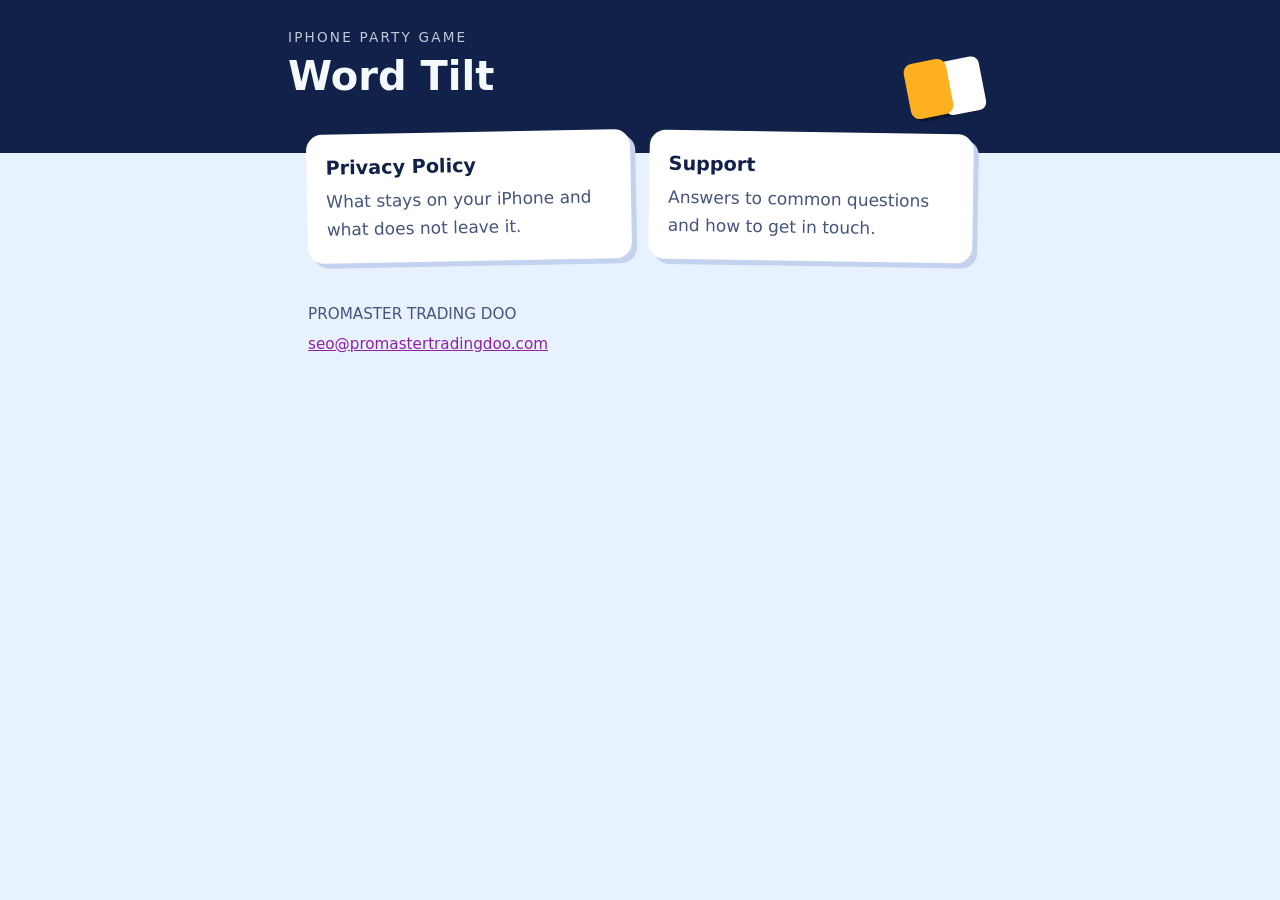
<file: index.html>
<!doctype html>
<html lang="en">
<head>
<meta charset="utf-8">
<meta name="viewport" content="width=device-width, initial-scale=1">
<title>Word Tilt</title>
<meta name="description" content="Privacy Policy and Support for the Word Tilt iPhone app.">
<link rel="icon" href="data:image/svg+xml,%3Csvg xmlns='http://www.w3.org/2000/svg' viewBox='0 0 32 32'%3E%3Crect width='32' height='32' rx='7' fill='%23a92fc0'/%3E%3Crect x='6' y='8' width='11' height='15' rx='2' fill='%23ffb020' transform='rotate(-11 11 15)'/%3E%3Crect x='15' y='9' width='11' height='15' rx='2' fill='%23fff' transform='rotate(9 20 16)'/%3E%3C/svg%3E">
<link rel="stylesheet" href="assets/icestage.css">
</head>
<body>
<header class="stage">
<div class="stage-in">
<p class="kicker">iPhone party game</p>
<h1>Word Tilt</h1>
</div>
</header>
<main id="text">
<div class="picks">
<a class="pick" href="pp/"><b>Privacy Policy</b><span>What stays on your iPhone and what does not leave it.</span></a>
<a class="pick" href="contact/"><b>Support</b><span>Answers to common questions and how to get in touch.</span></a>
</div>
</main>
<footer class="foot">
<p>PROMASTER TRADING DOO</p>
<p><a href="mailto:seo@promastertradingdoo.com">seo@promastertradingdoo.com</a></p>
</footer>
</body>
</html>
</file>
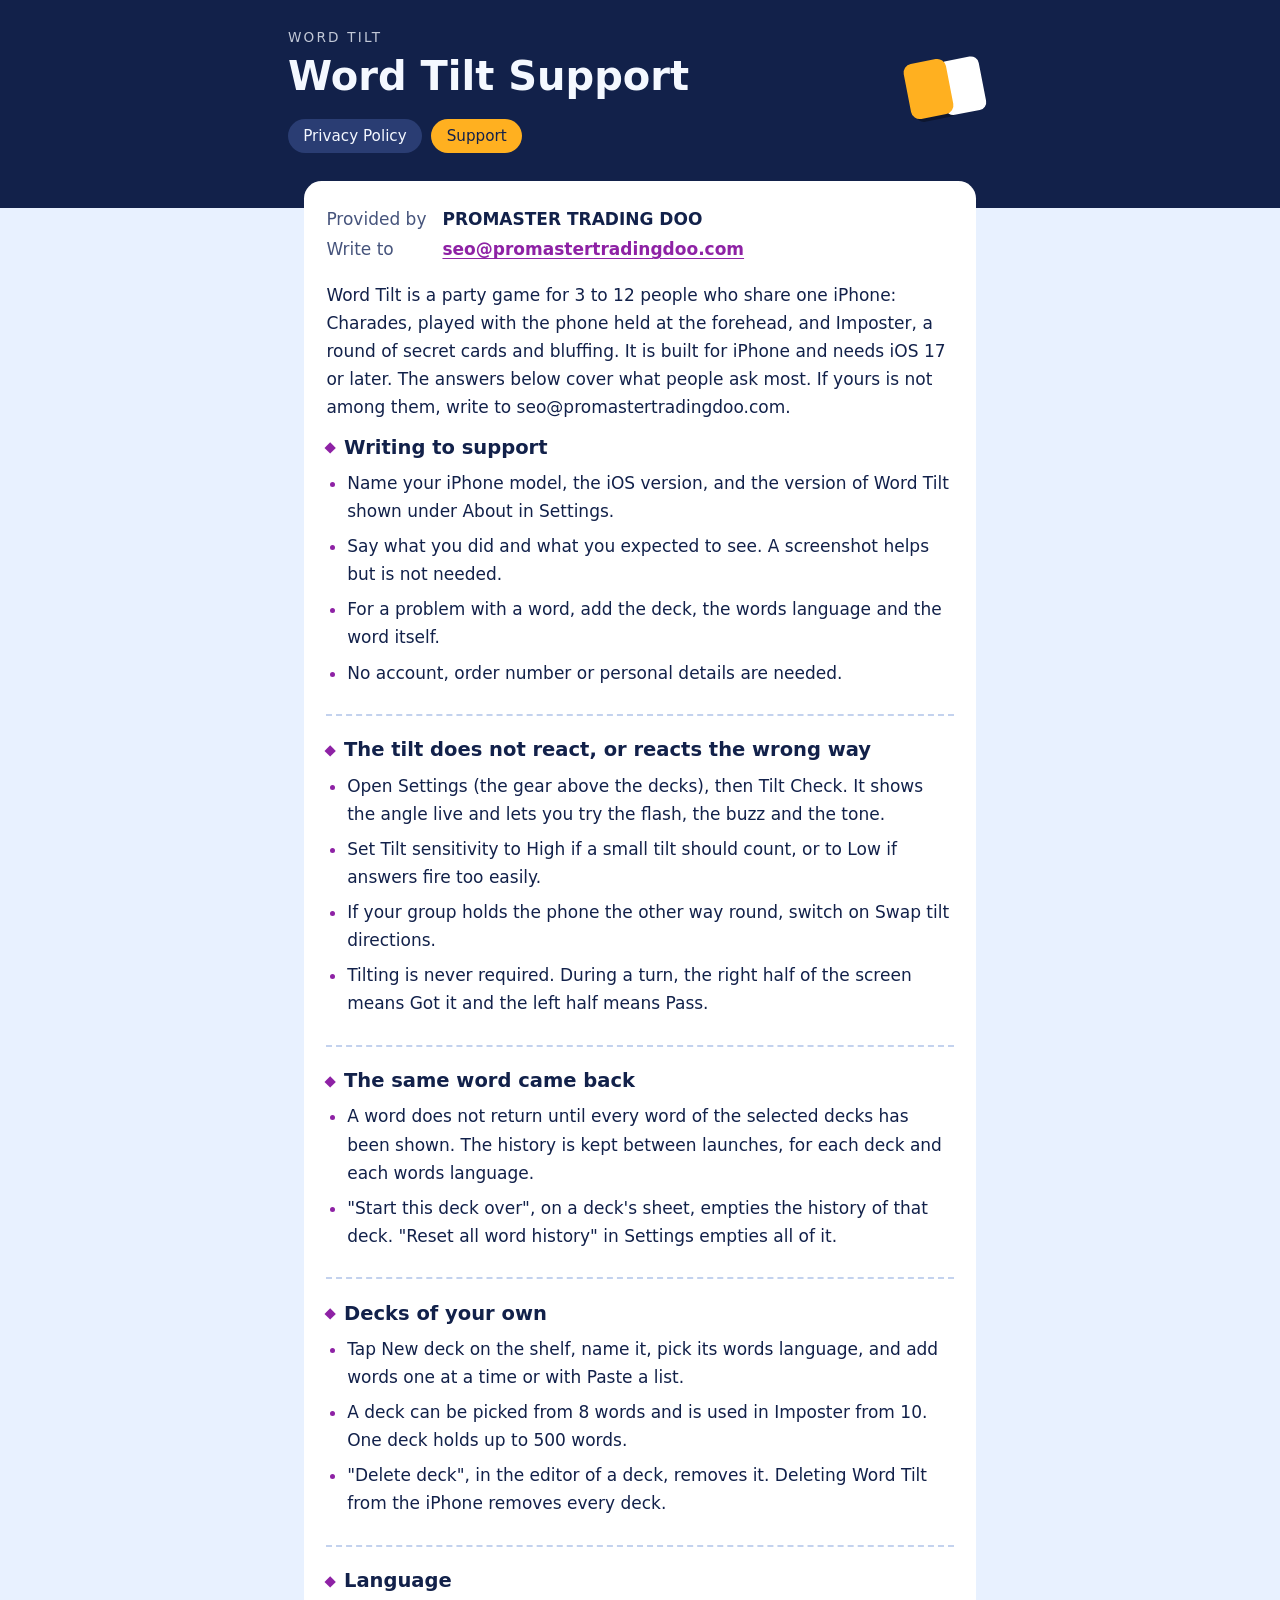
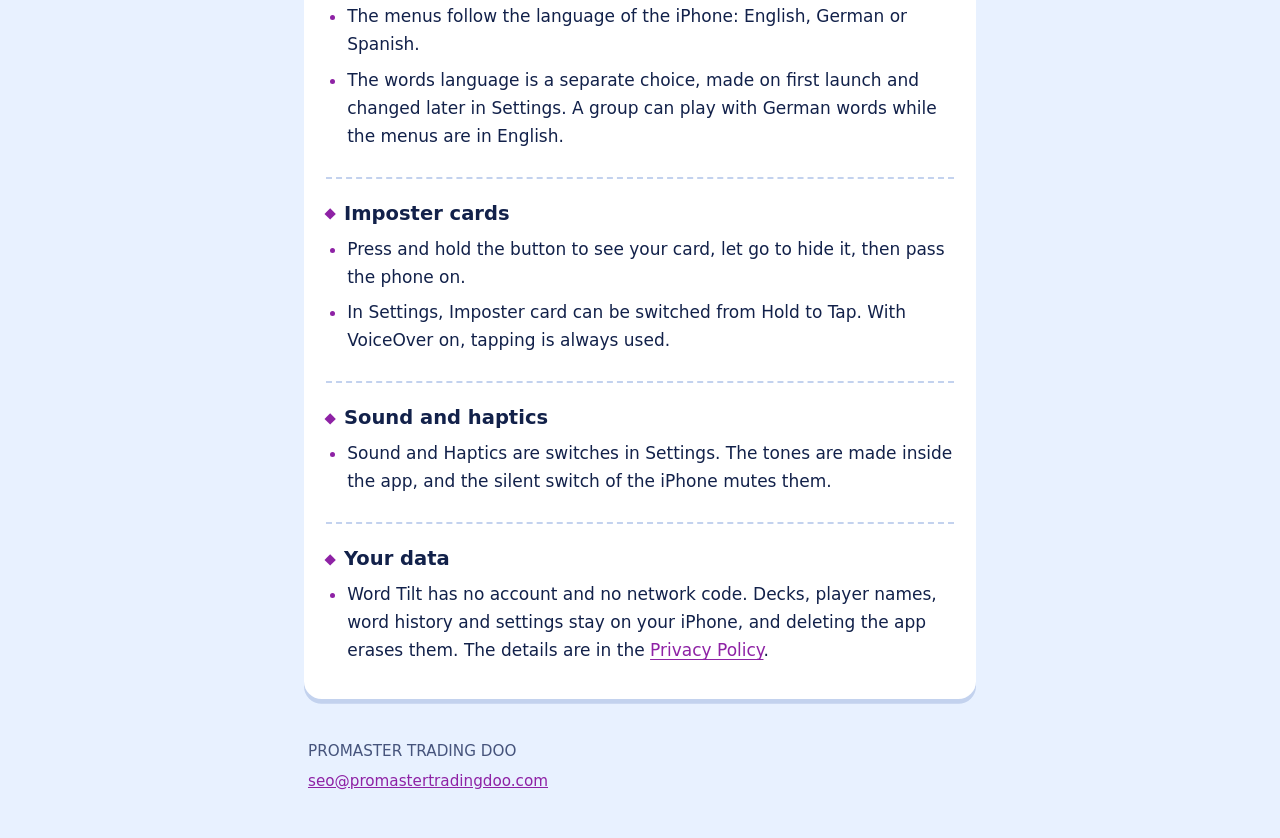
<file: contact/index.html>
<!doctype html>
<html lang="en">
<head>
<meta charset="utf-8">
<meta name="viewport" content="width=device-width, initial-scale=1">
<title>Word Tilt Support</title>
<meta name="description" content="Support for Word Tilt: common questions and how to get in touch.">
<link rel="icon" href="data:image/svg+xml,%3Csvg xmlns='http://www.w3.org/2000/svg' viewBox='0 0 32 32'%3E%3Crect width='32' height='32' rx='7' fill='%23a92fc0'/%3E%3Crect x='6' y='8' width='11' height='15' rx='2' fill='%23ffb020' transform='rotate(-11 11 15)'/%3E%3Crect x='15' y='9' width='11' height='15' rx='2' fill='%23fff' transform='rotate(9 20 16)'/%3E%3C/svg%3E">
<link rel="stylesheet" href="../assets/icestage.css">
</head>
<body>
<a class="skip" href="#text">Skip to the text</a>
<header class="stage">
<div class="stage-in">
<p class="kicker">Word Tilt</p>
<h1>Word Tilt Support</h1>
<ul class="hop">
<li><a href="../pp/">Privacy Policy</a></li>
<li><a href="../contact/" aria-current="page">Support</a></li>
</ul>
</div>
</header>
<main id="text">
<div class="sheet">
<dl class="facts">
<dt>Provided by</dt><dd>PROMASTER TRADING DOO</dd>
<dt>Write to</dt><dd><a href="mailto:seo@promastertradingdoo.com">seo@promastertradingdoo.com</a></dd>
</dl>
<p>Word Tilt is a party game for 3 to 12 people who share one iPhone: Charades, played with the phone held at the forehead, and Imposter, a round of secret cards and bluffing. It is built for iPhone and needs iOS 17 or later. The answers below cover what people ask most. If yours is not among them, write to seo@promastertradingdoo.com.</p>
<section id="writing-to-support">
<h2>Writing to support</h2>
<ul>
<li>Name your iPhone model, the iOS version, and the version of Word Tilt shown under About in Settings.</li>
<li>Say what you did and what you expected to see. A screenshot helps but is not needed.</li>
<li>For a problem with a word, add the deck, the words language and the word itself.</li>
<li>No account, order number or personal details are needed.</li>
</ul>
</section>
<section id="the-tilt-does-not-react-or-reacts-the-wrong-way">
<h2>The tilt does not react, or reacts the wrong way</h2>
<ul>
<li>Open Settings (the gear above the decks), then Tilt Check. It shows the angle live and lets you try the flash, the buzz and the tone.</li>
<li>Set Tilt sensitivity to High if a small tilt should count, or to Low if answers fire too easily.</li>
<li>If your group holds the phone the other way round, switch on Swap tilt directions.</li>
<li>Tilting is never required. During a turn, the right half of the screen means Got it and the left half means Pass.</li>
</ul>
</section>
<section id="the-same-word-came-back">
<h2>The same word came back</h2>
<ul>
<li>A word does not return until every word of the selected decks has been shown. The history is kept between launches, for each deck and each words language.</li>
<li>"Start this deck over", on a deck's sheet, empties the history of that deck. "Reset all word history" in Settings empties all of it.</li>
</ul>
</section>
<section id="decks-of-your-own">
<h2>Decks of your own</h2>
<ul>
<li>Tap New deck on the shelf, name it, pick its words language, and add words one at a time or with Paste a list.</li>
<li>A deck can be picked from 8 words and is used in Imposter from 10. One deck holds up to 500 words.</li>
<li>"Delete deck", in the editor of a deck, removes it. Deleting Word Tilt from the iPhone removes every deck.</li>
</ul>
</section>
<section id="language">
<h2>Language</h2>
<ul>
<li>The menus follow the language of the iPhone: English, German or Spanish.</li>
<li>The words language is a separate choice, made on first launch and changed later in Settings. A group can play with German words while the menus are in English.</li>
</ul>
</section>
<section id="imposter-cards">
<h2>Imposter cards</h2>
<ul>
<li>Press and hold the button to see your card, let go to hide it, then pass the phone on.</li>
<li>In Settings, Imposter card can be switched from Hold to Tap. With VoiceOver on, tapping is always used.</li>
</ul>
</section>
<section id="sound-and-haptics">
<h2>Sound and haptics</h2>
<ul>
<li>Sound and Haptics are switches in Settings. The tones are made inside the app, and the silent switch of the iPhone mutes them.</li>
</ul>
</section>
<section id="your-data">
<h2>Your data</h2>
<ul>
<li>Word Tilt has no account and no network code. Decks, player names, word history and settings stay on your iPhone, and deleting the app erases them. The details are in the <a href="../pp/">Privacy Policy</a>.</li>
</ul>
</section>
</div>
</main>
<footer class="foot">
<p>PROMASTER TRADING DOO</p>
<p><a href="mailto:seo@promastertradingdoo.com">seo@promastertradingdoo.com</a></p>
</footer>
</body>
</html>
</file>
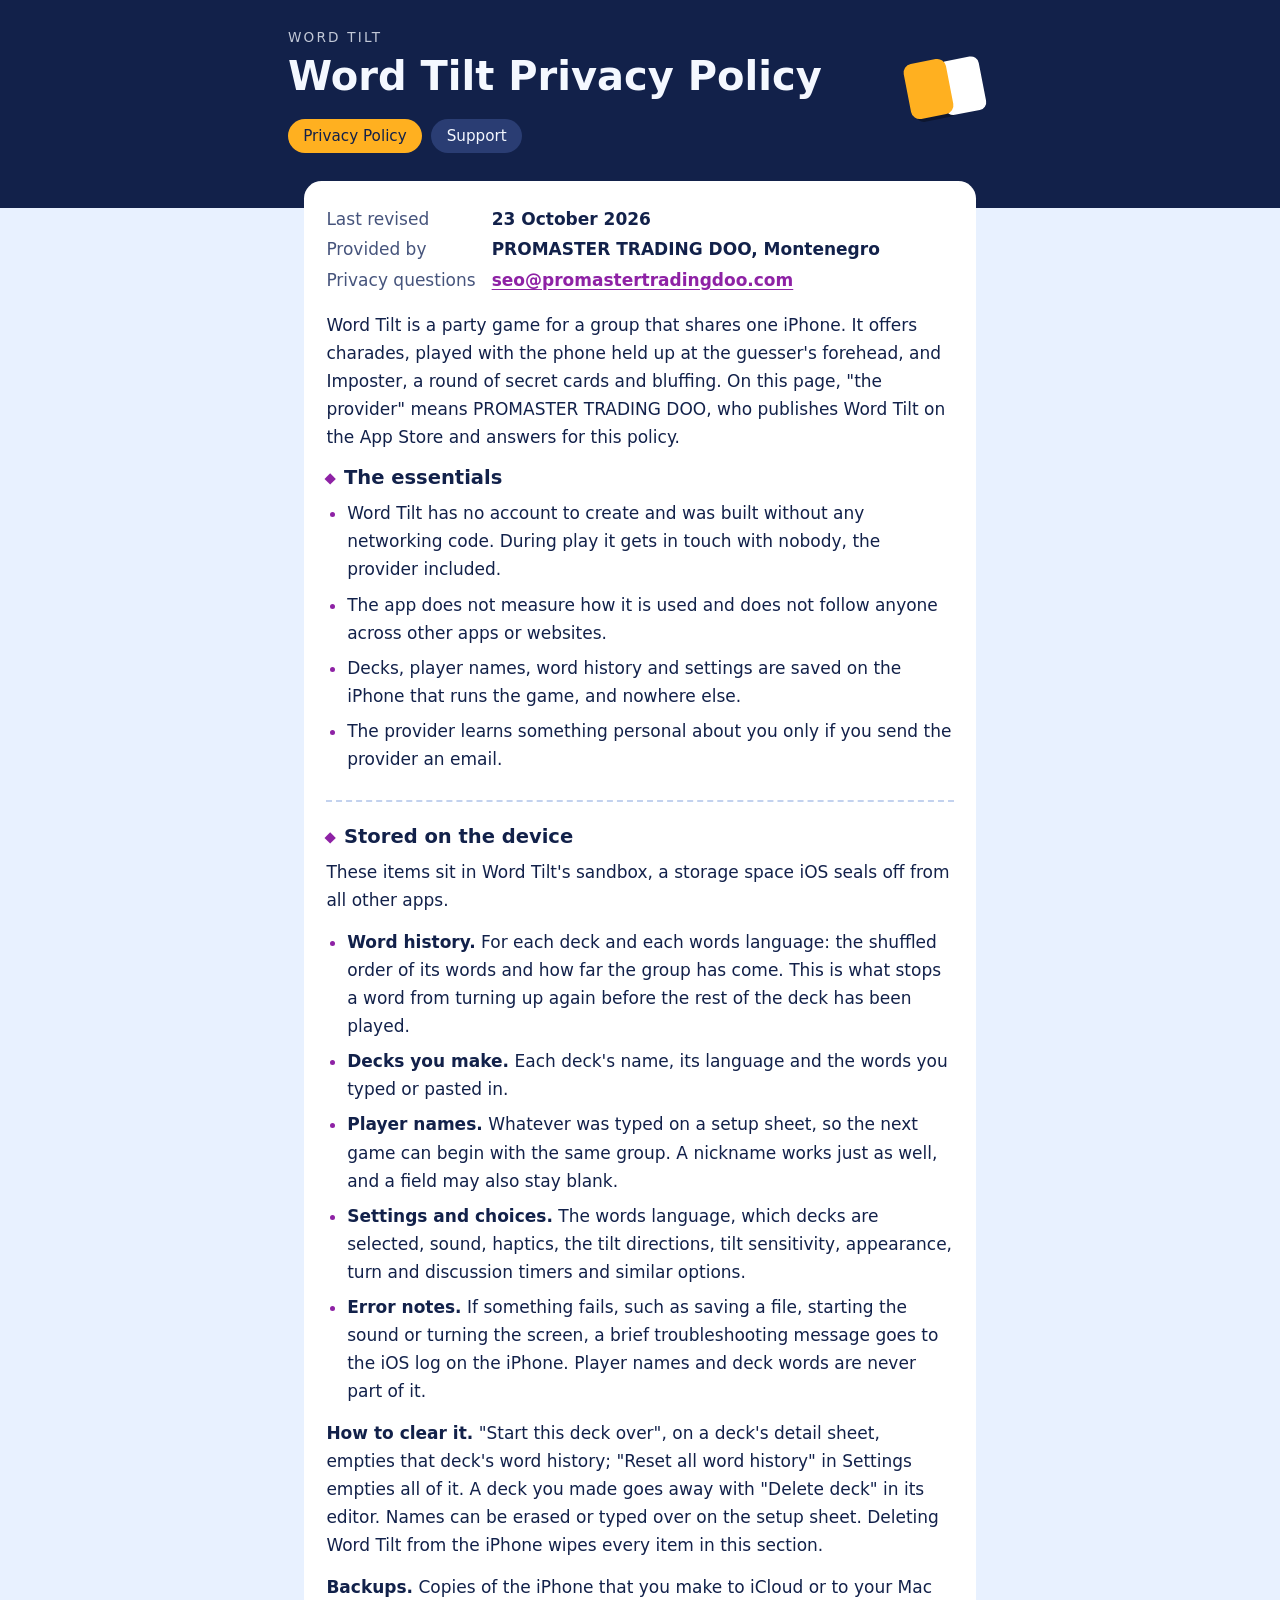
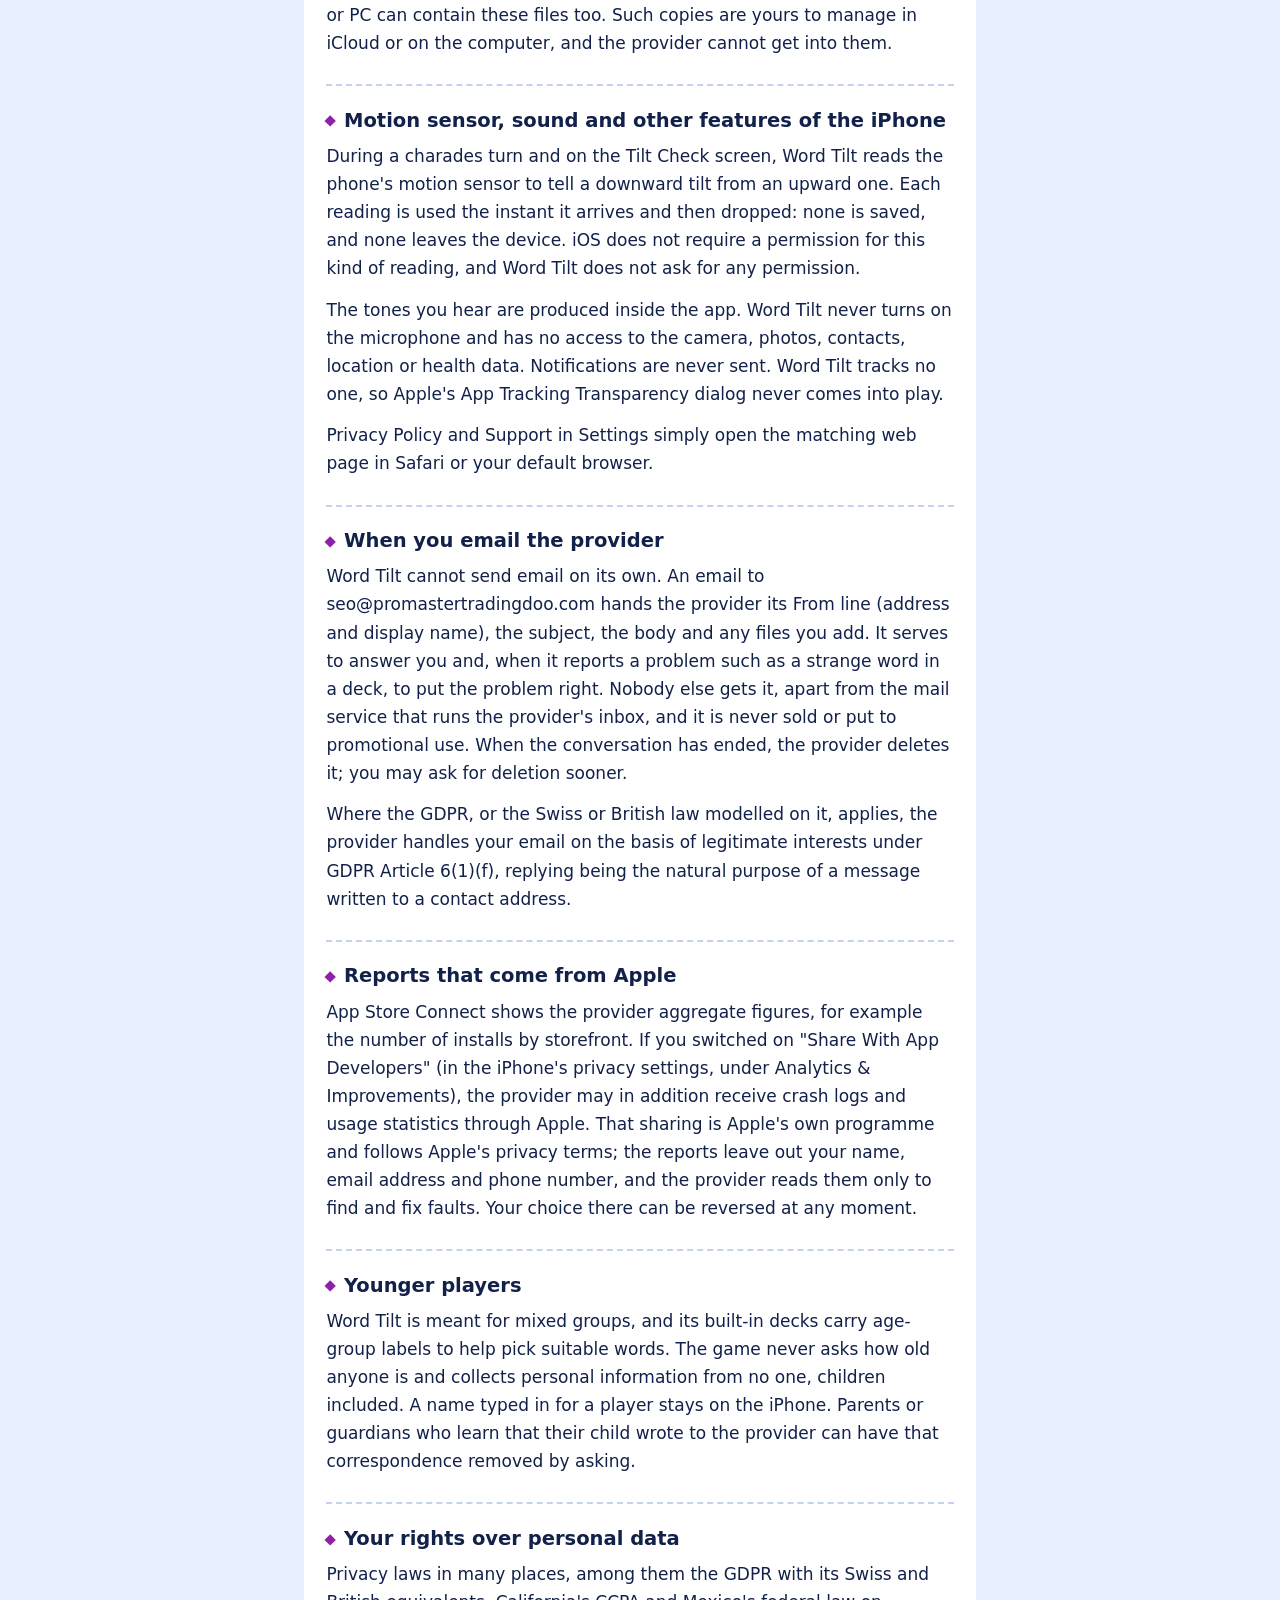
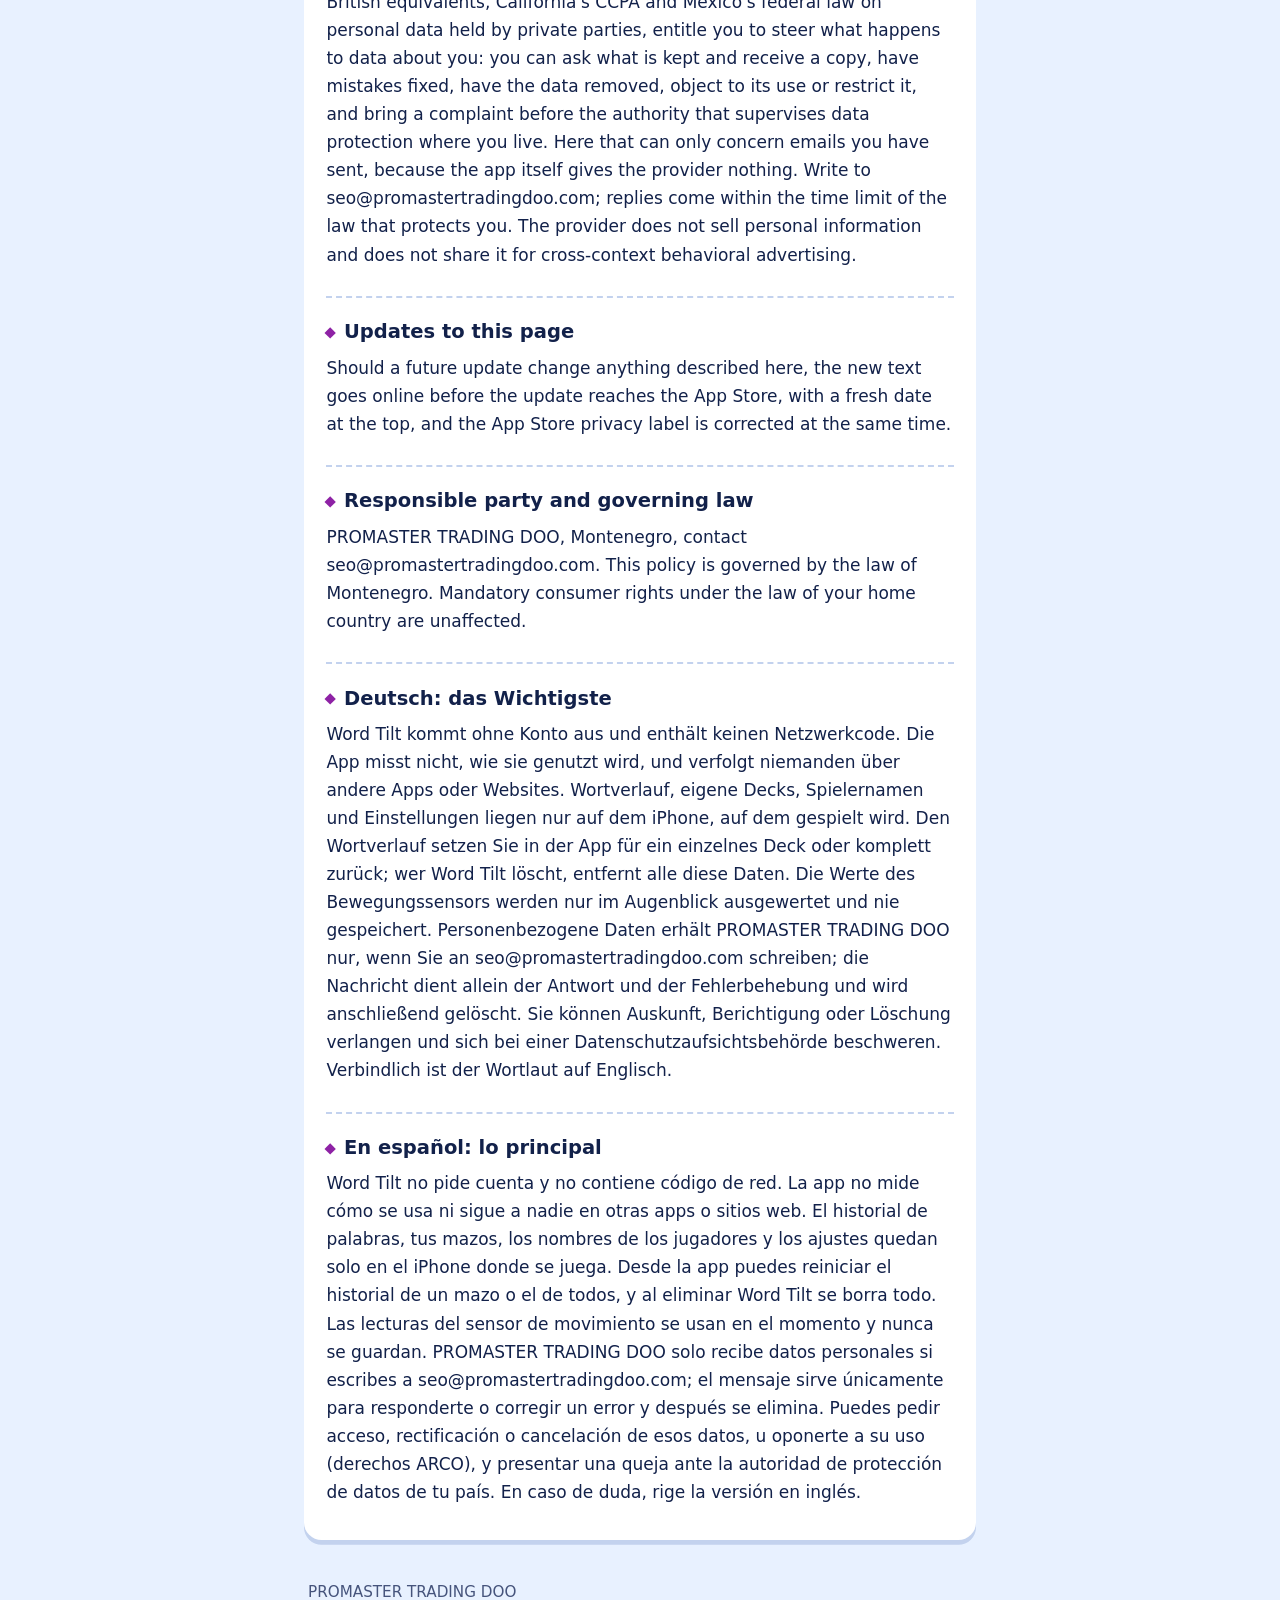
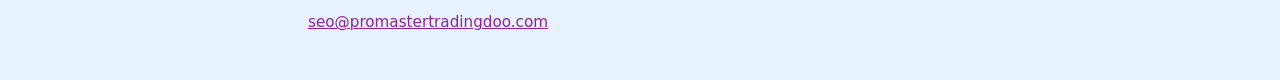
<file: pp/index.html>
<!doctype html>
<html lang="en">
<head>
<meta charset="utf-8">
<meta name="viewport" content="width=device-width, initial-scale=1">
<title>Word Tilt Privacy Policy</title>
<meta name="description" content="How Word Tilt treats data: decks, names and settings stay on the iPhone.">
<link rel="icon" href="data:image/svg+xml,%3Csvg xmlns='http://www.w3.org/2000/svg' viewBox='0 0 32 32'%3E%3Crect width='32' height='32' rx='7' fill='%23a92fc0'/%3E%3Crect x='6' y='8' width='11' height='15' rx='2' fill='%23ffb020' transform='rotate(-11 11 15)'/%3E%3Crect x='15' y='9' width='11' height='15' rx='2' fill='%23fff' transform='rotate(9 20 16)'/%3E%3C/svg%3E">
<link rel="stylesheet" href="../assets/icestage.css">
</head>
<body>
<a class="skip" href="#text">Skip to the text</a>
<header class="stage">
<div class="stage-in">
<p class="kicker">Word Tilt</p>
<h1>Word Tilt Privacy Policy</h1>
<ul class="hop">
<li><a href="../pp/" aria-current="page">Privacy Policy</a></li>
<li><a href="../contact/">Support</a></li>
</ul>
</div>
</header>
<main id="text">
<div class="sheet">
<dl class="facts">
<dt>Last revised</dt><dd>23 October 2026</dd>
<dt>Provided by</dt><dd>PROMASTER TRADING DOO, Montenegro</dd>
<dt>Privacy questions</dt><dd><a href="mailto:seo@promastertradingdoo.com">seo@promastertradingdoo.com</a></dd>
</dl>
<p>Word Tilt is a party game for a group that shares one iPhone. It offers charades, played with the phone held up at the guesser's forehead, and Imposter, a round of secret cards and bluffing. On this page, "the provider" means PROMASTER TRADING DOO, who publishes Word Tilt on the App Store and answers for this policy.</p>
<section id="the-essentials">
<h2>The essentials</h2>
<ul>
<li>Word Tilt has no account to create and was built without any networking code. During play it gets in touch with nobody, the provider included.</li>
<li>The app does not measure how it is used and does not follow anyone across other apps or websites.</li>
<li>Decks, player names, word history and settings are saved on the iPhone that runs the game, and nowhere else.</li>
<li>The provider learns something personal about you only if you send the provider an email.</li>
</ul>
</section>
<section id="stored-on-the-device">
<h2>Stored on the device</h2>
<p>These items sit in Word Tilt's sandbox, a storage space iOS seals off from all other apps.</p>
<ul>
<li><strong>Word history.</strong> For each deck and each words language: the shuffled order of its words and how far the group has come. This is what stops a word from turning up again before the rest of the deck has been played.</li>
<li><strong>Decks you make.</strong> Each deck's name, its language and the words you typed or pasted in.</li>
<li><strong>Player names.</strong> Whatever was typed on a setup sheet, so the next game can begin with the same group. A nickname works just as well, and a field may also stay blank.</li>
<li><strong>Settings and choices.</strong> The words language, which decks are selected, sound, haptics, the tilt directions, tilt sensitivity, appearance, turn and discussion timers and similar options.</li>
<li><strong>Error notes.</strong> If something fails, such as saving a file, starting the sound or turning the screen, a brief troubleshooting message goes to the iOS log on the iPhone. Player names and deck words are never part of it.</li>
</ul>
<p><strong>How to clear it.</strong> "Start this deck over", on a deck's detail sheet, empties that deck's word history; "Reset all word history" in Settings empties all of it. A deck you made goes away with "Delete deck" in its editor. Names can be erased or typed over on the setup sheet. Deleting Word Tilt from the iPhone wipes every item in this section.</p>
<p><strong>Backups.</strong> Copies of the iPhone that you make to iCloud or to your Mac or PC can contain these files too. Such copies are yours to manage in iCloud or on the computer, and the provider cannot get into them.</p>
</section>
<section id="motion-sensor-sound-and-other-features-of-the-iphone">
<h2>Motion sensor, sound and other features of the iPhone</h2>
<p>During a charades turn and on the Tilt Check screen, Word Tilt reads the phone's motion sensor to tell a downward tilt from an upward one. Each reading is used the instant it arrives and then dropped: none is saved, and none leaves the device. iOS does not require a permission for this kind of reading, and Word Tilt does not ask for any permission.</p>
<p>The tones you hear are produced inside the app. Word Tilt never turns on the microphone and has no access to the camera, photos, contacts, location or health data. Notifications are never sent. Word Tilt tracks no one, so Apple's App Tracking Transparency dialog never comes into play.</p>
<p>Privacy Policy and Support in Settings simply open the matching web page in Safari or your default browser.</p>
</section>
<section id="when-you-email-the-provider">
<h2>When you email the provider</h2>
<p>Word Tilt cannot send email on its own. An email to seo@promastertradingdoo.com hands the provider its From line (address and display name), the subject, the body and any files you add. It serves to answer you and, when it reports a problem such as a strange word in a deck, to put the problem right. Nobody else gets it, apart from the mail service that runs the provider's inbox, and it is never sold or put to promotional use. When the conversation has ended, the provider deletes it; you may ask for deletion sooner.</p>
<p>Where the GDPR, or the Swiss or British law modelled on it, applies, the provider handles your email on the basis of legitimate interests under GDPR Article 6(1)(f), replying being the natural purpose of a message written to a contact address.</p>
</section>
<section id="reports-that-come-from-apple">
<h2>Reports that come from Apple</h2>
<p>App Store Connect shows the provider aggregate figures, for example the number of installs by storefront. If you switched on "Share With App Developers" (in the iPhone's privacy settings, under Analytics &amp; Improvements), the provider may in addition receive crash logs and usage statistics through Apple. That sharing is Apple's own programme and follows Apple's privacy terms; the reports leave out your name, email address and phone number, and the provider reads them only to find and fix faults. Your choice there can be reversed at any moment.</p>
</section>
<section id="younger-players">
<h2>Younger players</h2>
<p>Word Tilt is meant for mixed groups, and its built-in decks carry age-group labels to help pick suitable words. The game never asks how old anyone is and collects personal information from no one, children included. A name typed in for a player stays on the iPhone. Parents or guardians who learn that their child wrote to the provider can have that correspondence removed by asking.</p>
</section>
<section id="your-rights-over-personal-data">
<h2>Your rights over personal data</h2>
<p>Privacy laws in many places, among them the GDPR with its Swiss and British equivalents, California's CCPA and Mexico's federal law on personal data held by private parties, entitle you to steer what happens to data about you: you can ask what is kept and receive a copy, have mistakes fixed, have the data removed, object to its use or restrict it, and bring a complaint before the authority that supervises data protection where you live. Here that can only concern emails you have sent, because the app itself gives the provider nothing. Write to seo@promastertradingdoo.com; replies come within the time limit of the law that protects you. The provider does not sell personal information and does not share it for cross-context behavioral advertising.</p>
</section>
<section id="updates-to-this-page">
<h2>Updates to this page</h2>
<p>Should a future update change anything described here, the new text goes online before the update reaches the App Store, with a fresh date at the top, and the App Store privacy label is corrected at the same time.</p>
</section>
<section id="responsible-party-and-governing-law">
<h2>Responsible party and governing law</h2>
<p>PROMASTER TRADING DOO, Montenegro, contact seo@promastertradingdoo.com. This policy is governed by the law of Montenegro. Mandatory consumer rights under the law of your home country are unaffected.</p>
</section>
<section id="deutsch-das-wichtigste" lang="de">
<h2>Deutsch: das Wichtigste</h2>
<p>Word Tilt kommt ohne Konto aus und enthält keinen Netzwerkcode. Die App misst nicht, wie sie genutzt wird, und verfolgt niemanden über andere Apps oder Websites. Wortverlauf, eigene Decks, Spielernamen und Einstellungen liegen nur auf dem iPhone, auf dem gespielt wird. Den Wortverlauf setzen Sie in der App für ein einzelnes Deck oder komplett zurück; wer Word Tilt löscht, entfernt alle diese Daten. Die Werte des Bewegungssensors werden nur im Augenblick ausgewertet und nie gespeichert. Personenbezogene Daten erhält PROMASTER TRADING DOO nur, wenn Sie an seo@promastertradingdoo.com schreiben; die Nachricht dient allein der Antwort und der Fehlerbehebung und wird anschließend gelöscht. Sie können Auskunft, Berichtigung oder Löschung verlangen und sich bei einer Datenschutzaufsichtsbehörde beschweren. Verbindlich ist der Wortlaut auf Englisch.</p>
</section>
<section id="en-espa-ol-lo-principal" lang="es">
<h2>En español: lo principal</h2>
<p>Word Tilt no pide cuenta y no contiene código de red. La app no mide cómo se usa ni sigue a nadie en otras apps o sitios web. El historial de palabras, tus mazos, los nombres de los jugadores y los ajustes quedan solo en el iPhone donde se juega. Desde la app puedes reiniciar el historial de un mazo o el de todos, y al eliminar Word Tilt se borra todo. Las lecturas del sensor de movimiento se usan en el momento y nunca se guardan. PROMASTER TRADING DOO solo recibe datos personales si escribes a seo@promastertradingdoo.com; el mensaje sirve únicamente para responderte o corregir un error y después se elimina. Puedes pedir acceso, rectificación o cancelación de esos datos, u oponerte a su uso (derechos ARCO), y presentar una queja ante la autoridad de protección de datos de tu país. En caso de duda, rige la versión en inglés.</p>
</section>
</div>
</main>
<footer class="foot">
<p>PROMASTER TRADING DOO</p>
<p><a href="mailto:seo@promastertradingdoo.com">seo@promastertradingdoo.com</a></p>
</footer>
</body>
</html>
</file>
<file: assets/icestage.css>
:root {
  --ice: #e8f1ff;
  --card: #ffffff;
  --ink: #12214a;
  --muted: #46547c;
  --grape: #8e22a5;
  --amber: #ffb020;
  --line: #c3d2ee;
  --stage: #12214a;
  --onstage: #f4f8ff;
  --chip: #2a3d73;
}

@media (prefers-color-scheme: dark) {
  :root {
    --ice: #0c1630;
    --card: #15214a;
    --ink: #e6eeff;
    --muted: #a9b8de;
    --grape: #dd95ee;
    --line: #2b3a6c;
    --stage: #080f26;
    --chip: #33478a;
  }
}

* { box-sizing: border-box; }

html { -webkit-text-size-adjust: 100%; }

body {
  margin: 0;
  background: var(--ice);
  color: var(--ink);
  font: 1.0625rem/1.65 ui-rounded, "SF Pro Rounded", system-ui, -apple-system, "Segoe UI", sans-serif;
}

.skip {
  position: absolute;
  left: -40rem;
  top: 0;
  background: var(--amber);
  color: #12214a;
  padding: .5rem .9rem;
  z-index: 3;
}
.skip:focus { left: .5rem; top: .5rem; }

.stage {
  background: var(--stage);
  color: var(--onstage);
  padding: 1.6rem 1.25rem 3.4rem;
}
.stage-in { max-width: 44rem; margin: 0 auto; position: relative; }
.stage-in::after {
  content: "";
  position: absolute;
  right: 2.6rem;
  top: 2.2rem;
  width: 2.7rem;
  height: 3.5rem;
  background: var(--amber);
  border-radius: .55rem;
  transform: rotate(-11deg);
  box-shadow: 2.1rem .2rem 0 -.05rem #ffffff, .22rem .22rem 0 rgba(0, 0, 0, .35);
}
.kicker { margin: 0 0 .3rem; font-size: .85rem; letter-spacing: .16em; text-transform: uppercase; opacity: .78; }
.stage h1 { margin: 0; font-size: clamp(1.75rem, 6.2vw, 2.5rem); line-height: 1.15; padding-right: 7.2rem; }

.hop { display: flex; gap: .6rem; margin: 1.25rem 0 0; padding: 0; list-style: none; flex-wrap: wrap; }
.hop a {
  display: inline-block;
  padding: .3rem .95rem;
  border-radius: 99px;
  background: var(--chip);
  color: var(--onstage);
  text-decoration: none;
  font-size: .95rem;
}
.hop a[aria-current="page"] { background: var(--amber); color: #12214a; }
.hop a:focus-visible, .pick:focus-visible, .sheet a:focus-visible { outline: 3px solid var(--amber); outline-offset: 2px; }

main { max-width: 44rem; margin: -1.7rem auto 0; padding: 0 1rem 2.5rem; position: relative; }

.sheet {
  background: var(--card);
  border-radius: 1.1rem;
  padding: 1.5rem 1.4rem 1.3rem;
  box-shadow: 0 .3rem 0 var(--line);
}
.sheet section + section { margin-top: 1.7rem; padding-top: 1.35rem; border-top: 2px dashed var(--line); }
.sheet h2 { margin: 0 0 .55rem; font-size: 1.22rem; line-height: 1.3; padding-left: 1.1rem; position: relative; }
.sheet h2::before {
  content: "";
  position: absolute;
  left: 0;
  top: .5em;
  width: .52rem;
  height: .52rem;
  background: var(--grape);
  transform: rotate(45deg);
}
.sheet p { margin: 0 0 .85rem; }
.sheet ul { margin: 0 0 .85rem; padding-left: 1.3rem; }
.sheet li { margin-bottom: .45rem; }
.sheet li::marker { color: var(--grape); }
.sheet a { color: var(--grape); text-underline-offset: .18em; }

.facts { display: grid; grid-template-columns: max-content 1fr; gap: .15rem 1rem; margin: 0 0 1.1rem; }
.facts dt { color: var(--muted); }
.facts dd { margin: 0; font-weight: 600; overflow-wrap: anywhere; }

.picks { display: grid; gap: 1.1rem; grid-template-columns: repeat(auto-fit, minmax(15rem, 1fr)); padding: .4rem .2rem 0; }
.pick {
  display: block;
  background: var(--card);
  color: var(--ink);
  text-decoration: none;
  border-radius: 1rem;
  padding: 1.15rem 1.2rem 1.25rem;
  box-shadow: .32rem .32rem 0 var(--line);
}
.pick:nth-child(odd) { transform: rotate(-1.1deg); }
.pick:nth-child(even) { transform: rotate(.9deg); }
.pick b { display: block; font-size: 1.2rem; margin-bottom: .2rem; }
.pick span { color: var(--muted); }

.foot { max-width: 44rem; margin: 0 auto; padding: 0 1.25rem 2.5rem; color: var(--muted); font-size: .95rem; }
.foot p { margin: 0 0 .3rem; }
.foot a { color: var(--grape); }
</file>
